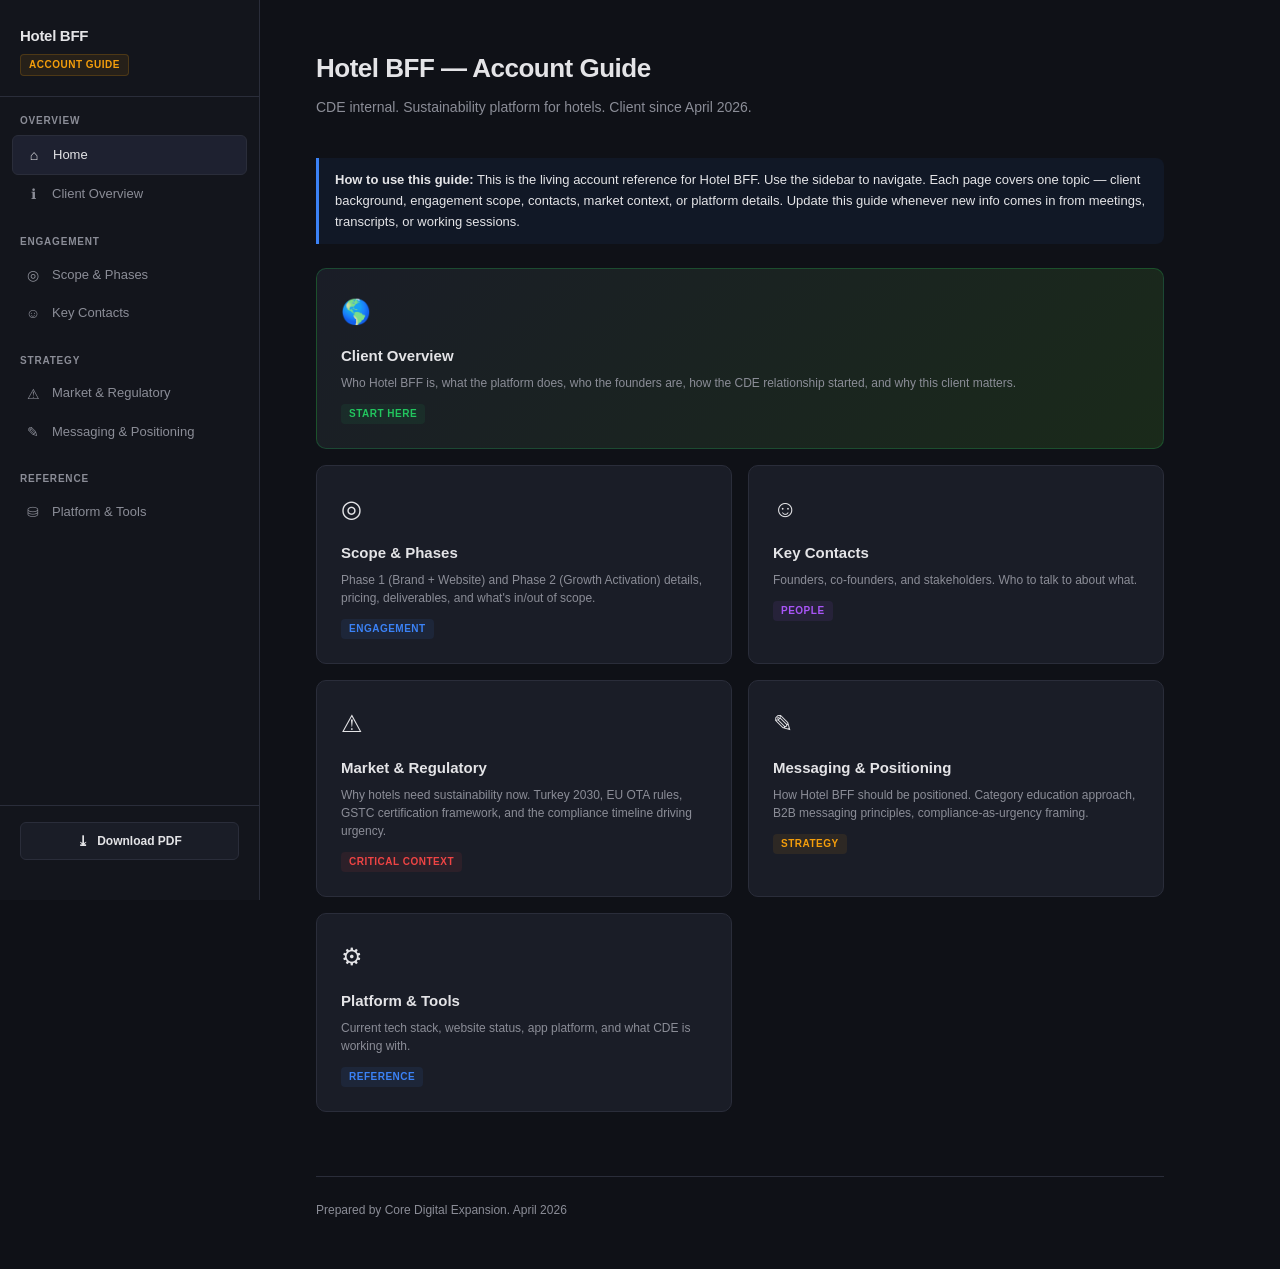
<file: index.html>
<!DOCTYPE html>
<html lang="en">
<head>
<meta charset="UTF-8">
<meta name="viewport" content="width=device-width, initial-scale=1.0">
<title>Hotel BFF — Account Guide</title>
<link rel="stylesheet" href="styles.css">
</head>
<body>

<div class="page-header">
  <h1>Hotel BFF — Account Guide</h1>
  <p class="page-desc">CDE internal. Sustainability platform for hotels. Client since April 2026.</p>
</div>

<div class="note"><strong>How to use this guide:</strong> This is the living account reference for Hotel BFF. Use the sidebar to navigate. Each page covers one topic — client background, engagement scope, contacts, market context, or platform details. Update this guide whenever new info comes in from meetings, transcripts, or working sessions.</div>

<div class="page-grid">
  <a class="page-card" href="pages/client-overview.html" style="grid-column: 1 / -1; border: 1px solid #22c55e40; background: linear-gradient(135deg, #1a1d27 0%, #1a2a1a 100%);">
    <div class="card-icon">&#127758;</div>
    <h3>Client Overview</h3>
    <p>Who Hotel BFF is, what the platform does, who the founders are, how the CDE relationship started, and why this client matters.</p>
    <span class="card-tag" style="background: #22c55e15; color: var(--green);">Start Here</span>
  </a>

  <a class="page-card" href="pages/scope.html">
    <div class="card-icon">&#9678;</div>
    <h3>Scope & Phases</h3>
    <p>Phase 1 (Brand + Website) and Phase 2 (Growth Activation) details, pricing, deliverables, and what's in/out of scope.</p>
    <span class="card-tag" style="background: #3b82f615; color: var(--blue);">Engagement</span>
  </a>

  <a class="page-card" href="pages/contacts.html">
    <div class="card-icon">&#9786;</div>
    <h3>Key Contacts</h3>
    <p>Founders, co-founders, and stakeholders. Who to talk to about what.</p>
    <span class="card-tag" style="background: #a855f715; color: var(--purple);">People</span>
  </a>

  <a class="page-card" href="pages/market.html">
    <div class="card-icon">&#9888;</div>
    <h3>Market & Regulatory</h3>
    <p>Why hotels need sustainability now. Turkey 2030, EU OTA rules, GSTC certification framework, and the compliance timeline driving urgency.</p>
    <span class="card-tag" style="background: #ef444415; color: var(--red);">Critical Context</span>
  </a>

  <a class="page-card" href="pages/messaging.html">
    <div class="card-icon">&#9998;</div>
    <h3>Messaging & Positioning</h3>
    <p>How Hotel BFF should be positioned. Category education approach, B2B messaging principles, compliance-as-urgency framing.</p>
    <span class="card-tag" style="background: #f59e0b15; color: var(--amber);">Strategy</span>
  </a>

  <a class="page-card" href="pages/platform.html">
    <div class="card-icon">&#9881;</div>
    <h3>Platform & Tools</h3>
    <p>Current tech stack, website status, app platform, and what CDE is working with.</p>
    <span class="card-tag" style="background: #3b82f615; color: var(--blue);">Reference</span>
  </a>
</div>

<div class="footer">
  <p>Prepared by Core Digital Expansion. April 2026</p>
</div>

<script src="layout.js"></script>
<script>initLayout('home');</script>
</body>
</html>
</file>
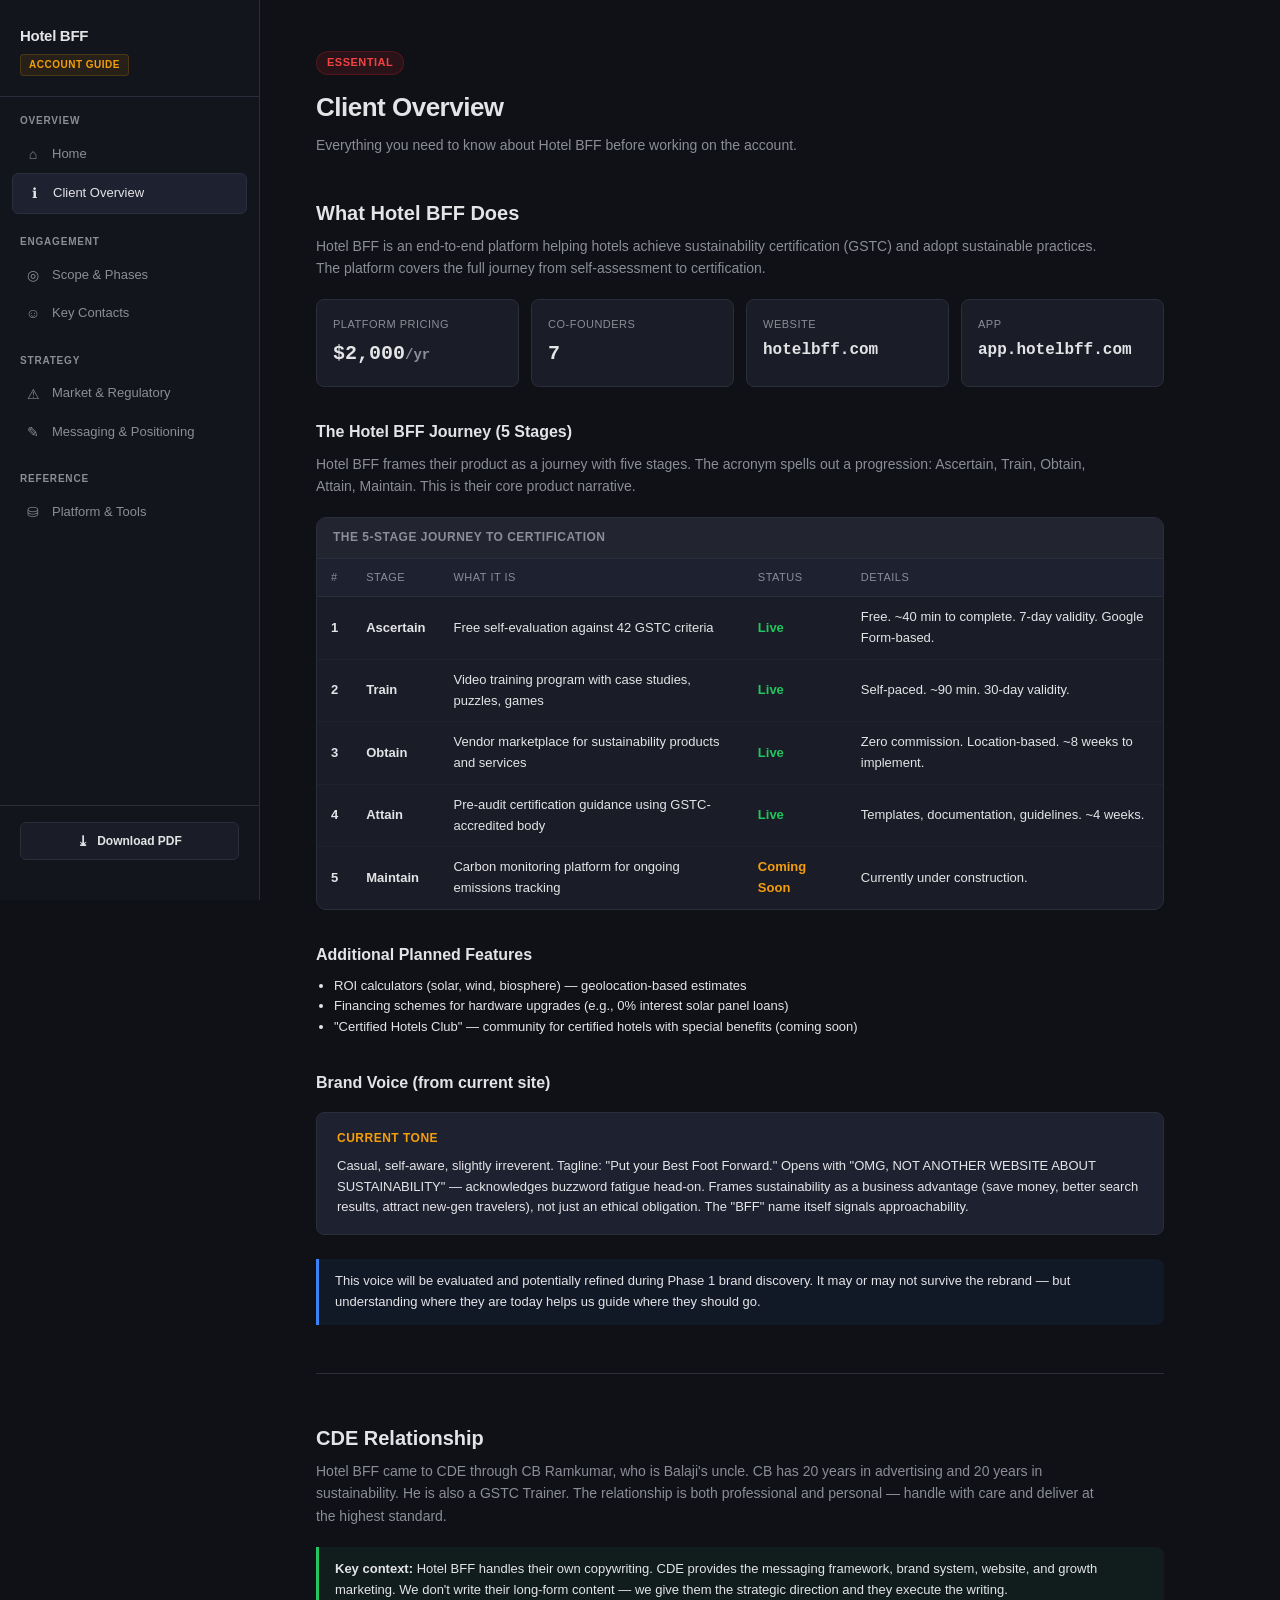
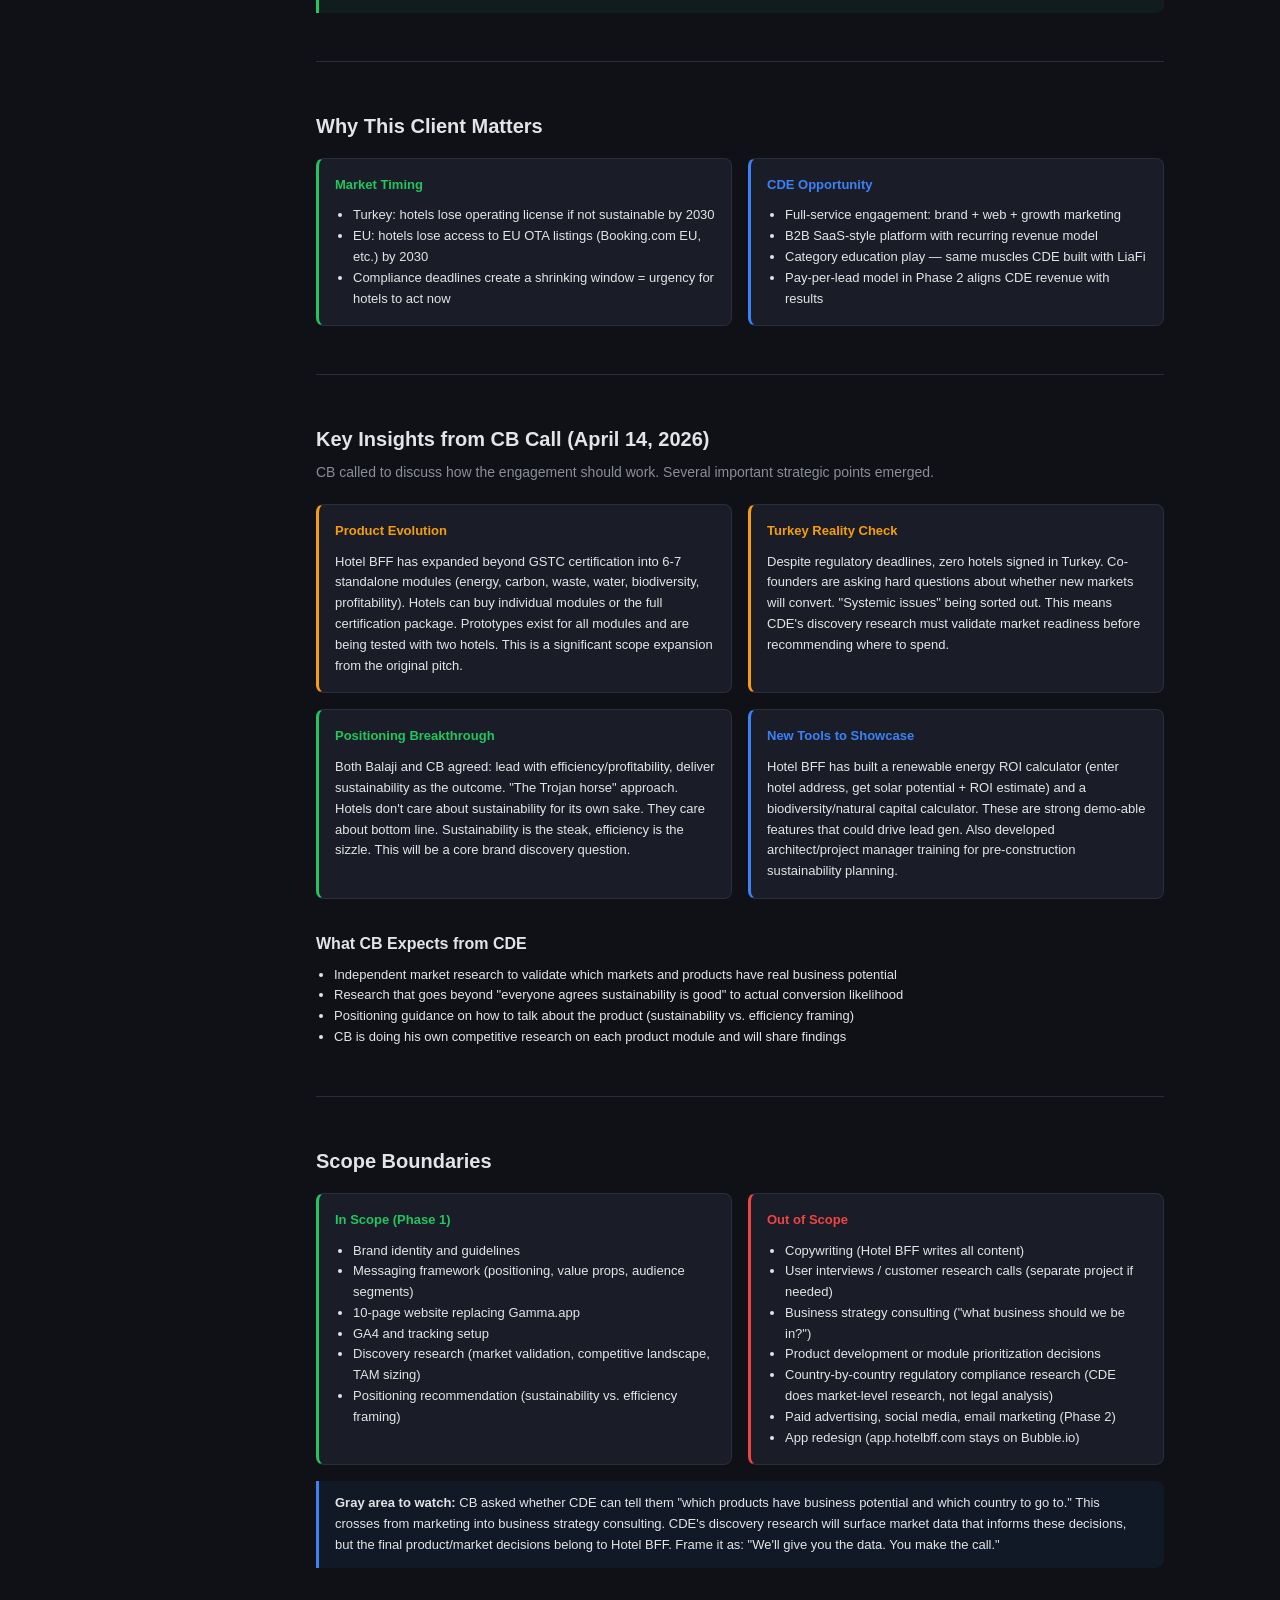
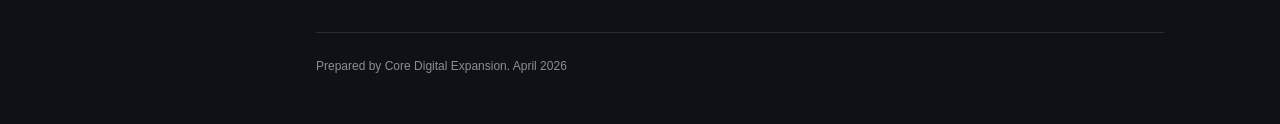
<file: pages/client-overview.html>
<!DOCTYPE html>
<html lang="en">
<head>
<meta charset="UTF-8">
<meta name="viewport" content="width=device-width, initial-scale=1.0">
<title>Client Overview — Hotel BFF Account Guide</title>
<link rel="stylesheet" href="../styles.css">
</head>
<body>

<div class="page-header">
  <span class="priority p1">Essential</span>
  <h1>Client Overview</h1>
  <p class="page-desc">Everything you need to know about Hotel BFF before working on the account.</p>
</div>

<h2>What Hotel BFF Does</h2>
<p class="section-desc">Hotel BFF is an end-to-end platform helping hotels achieve sustainability certification (GSTC) and adopt sustainable practices. The platform covers the full journey from self-assessment to certification.</p>

<div class="kpi-grid">
  <div class="kpi-card">
    <div class="kpi-label">Platform Pricing</div>
    <div class="kpi-value" style="font-size: 20px;">$2,000<span class="dim" style="font-size: 14px;">/yr</span></div>
  </div>
  <div class="kpi-card">
    <div class="kpi-label">Co-Founders</div>
    <div class="kpi-value" style="font-size: 20px;">7</div>
  </div>
  <div class="kpi-card">
    <div class="kpi-label">Website</div>
    <div class="kpi-value" style="font-size: 16px;">hotelbff.com</div>
  </div>
  <div class="kpi-card">
    <div class="kpi-label">App</div>
    <div class="kpi-value" style="font-size: 16px;">app.hotelbff.com</div>
  </div>
</div>

<h3>The Hotel BFF Journey (5 Stages)</h3>
<p class="section-desc">Hotel BFF frames their product as a journey with five stages. The acronym spells out a progression: Ascertain, Train, Obtain, Attain, Maintain. This is their core product narrative.</p>

<div class="mockup">
  <div class="mockup-header">The 5-Stage Journey to Certification</div>
  <table>
    <thead>
      <tr><th>#</th><th>Stage</th><th>What It Is</th><th>Status</th><th>Details</th></tr>
    </thead>
    <tbody>
      <tr><td class="bold">1</td><td class="bold">Ascertain</td><td>Free self-evaluation against 42 GSTC criteria</td><td class="bold" style="color: var(--green);">Live</td><td>Free. ~40 min to complete. 7-day validity. Google Form-based.</td></tr>
      <tr><td class="bold">2</td><td class="bold">Train</td><td>Video training program with case studies, puzzles, games</td><td class="bold" style="color: var(--green);">Live</td><td>Self-paced. ~90 min. 30-day validity.</td></tr>
      <tr><td class="bold">3</td><td class="bold">Obtain</td><td>Vendor marketplace for sustainability products and services</td><td class="bold" style="color: var(--green);">Live</td><td>Zero commission. Location-based. ~8 weeks to implement.</td></tr>
      <tr><td class="bold">4</td><td class="bold">Attain</td><td>Pre-audit certification guidance using GSTC-accredited body</td><td class="bold" style="color: var(--green);">Live</td><td>Templates, documentation, guidelines. ~4 weeks.</td></tr>
      <tr><td class="bold">5</td><td class="bold">Maintain</td><td>Carbon monitoring platform for ongoing emissions tracking</td><td class="bold" style="color: var(--amber);">Coming Soon</td><td>Currently under construction.</td></tr>
    </tbody>
  </table>
</div>

<h3>Additional Planned Features</h3>
<div style="font-size: 13px;">
  <ul style="margin: 6px 0 0 18px;">
    <li>ROI calculators (solar, wind, biosphere) &mdash; geolocation-based estimates</li>
    <li>Financing schemes for hardware upgrades (e.g., 0% interest solar panel loans)</li>
    <li>"Certified Hotels Club" &mdash; community for certified hotels with special benefits (coming soon)</li>
  </ul>
</div>

<h3>Brand Voice (from current site)</h3>
<div class="logic-box">
  <span class="label">Current Tone</span>
  Casual, self-aware, slightly irreverent. Tagline: "Put your Best Foot Forward." Opens with "OMG, NOT ANOTHER WEBSITE ABOUT SUSTAINABILITY" &mdash; acknowledges buzzword fatigue head-on. Frames sustainability as a business advantage (save money, better search results, attract new-gen travelers), not just an ethical obligation. The "BFF" name itself signals approachability.
</div>

<div class="note">This voice will be evaluated and potentially refined during Phase 1 brand discovery. It may or may not survive the rebrand &mdash; but understanding where they are today helps us guide where they should go.</div>

<hr class="divider">

<h2>CDE Relationship</h2>
<p class="section-desc">Hotel BFF came to CDE through CB Ramkumar, who is Balaji's uncle. CB has 20 years in advertising and 20 years in sustainability. He is also a GSTC Trainer. The relationship is both professional and personal &mdash; handle with care and deliver at the highest standard.</p>

<div class="note green"><strong>Key context:</strong> Hotel BFF handles their own copywriting. CDE provides the messaging framework, brand system, website, and growth marketing. We don't write their long-form content &mdash; we give them the strategic direction and they execute the writing.</div>

<hr class="divider">

<h2>Why This Client Matters</h2>
<div class="naming-grid">
  <div class="naming-box" style="border-left: 3px solid var(--green);">
    <h4 style="color: var(--green);">Market Timing</h4>
    <div style="font-size: 13px;">
      <ul style="margin: 6px 0 0 18px; color: var(--text);">
        <li>Turkey: hotels lose operating license if not sustainable by 2030</li>
        <li>EU: hotels lose access to EU OTA listings (Booking.com EU, etc.) by 2030</li>
        <li>Compliance deadlines create a shrinking window = urgency for hotels to act now</li>
      </ul>
    </div>
  </div>
  <div class="naming-box" style="border-left: 3px solid var(--blue);">
    <h4 style="color: var(--blue);">CDE Opportunity</h4>
    <div style="font-size: 13px;">
      <ul style="margin: 6px 0 0 18px; color: var(--text);">
        <li>Full-service engagement: brand + web + growth marketing</li>
        <li>B2B SaaS-style platform with recurring revenue model</li>
        <li>Category education play &mdash; same muscles CDE built with LiaFi</li>
        <li>Pay-per-lead model in Phase 2 aligns CDE revenue with results</li>
      </ul>
    </div>
  </div>
</div>

<hr class="divider">

<h2>Key Insights from CB Call (April 14, 2026)</h2>
<p class="section-desc">CB called to discuss how the engagement should work. Several important strategic points emerged.</p>

<div class="naming-grid">
  <div class="naming-box" style="border-left: 3px solid var(--amber);">
    <h4 style="color: var(--amber);">Product Evolution</h4>
    <div style="font-size: 13px;">
      Hotel BFF has expanded beyond GSTC certification into 6-7 standalone modules (energy, carbon, waste, water, biodiversity, profitability). Hotels can buy individual modules or the full certification package. Prototypes exist for all modules and are being tested with two hotels. This is a significant scope expansion from the original pitch.
    </div>
  </div>
  <div class="naming-box" style="border-left: 3px solid var(--amber);">
    <h4 style="color: var(--amber);">Turkey Reality Check</h4>
    <div style="font-size: 13px;">
      Despite regulatory deadlines, zero hotels signed in Turkey. Co-founders are asking hard questions about whether new markets will convert. "Systemic issues" being sorted out. This means CDE's discovery research must validate market readiness before recommending where to spend.
    </div>
  </div>
</div>

<div class="naming-grid">
  <div class="naming-box" style="border-left: 3px solid var(--green);">
    <h4 style="color: var(--green);">Positioning Breakthrough</h4>
    <div style="font-size: 13px;">
      Both Balaji and CB agreed: lead with efficiency/profitability, deliver sustainability as the outcome. "The Trojan horse" approach. Hotels don't care about sustainability for its own sake. They care about bottom line. Sustainability is the steak, efficiency is the sizzle. This will be a core brand discovery question.
    </div>
  </div>
  <div class="naming-box" style="border-left: 3px solid var(--blue);">
    <h4 style="color: var(--blue);">New Tools to Showcase</h4>
    <div style="font-size: 13px;">
      Hotel BFF has built a renewable energy ROI calculator (enter hotel address, get solar potential + ROI estimate) and a biodiversity/natural capital calculator. These are strong demo-able features that could drive lead gen. Also developed architect/project manager training for pre-construction sustainability planning.
    </div>
  </div>
</div>

<h3>What CB Expects from CDE</h3>
<div style="font-size: 13px;">
  <ul style="margin: 6px 0 0 18px;">
    <li>Independent market research to validate which markets and products have real business potential</li>
    <li>Research that goes beyond "everyone agrees sustainability is good" to actual conversion likelihood</li>
    <li>Positioning guidance on how to talk about the product (sustainability vs. efficiency framing)</li>
    <li>CB is doing his own competitive research on each product module and will share findings</li>
  </ul>
</div>

<hr class="divider">

<h2>Scope Boundaries</h2>

<div class="naming-grid">
  <div class="naming-box" style="border-left: 3px solid var(--green);">
    <h4 style="color: var(--green);">In Scope (Phase 1)</h4>
    <div style="font-size: 13px;">
      <ul style="margin: 6px 0 0 18px; color: var(--text);">
        <li>Brand identity and guidelines</li>
        <li>Messaging framework (positioning, value props, audience segments)</li>
        <li>10-page website replacing Gamma.app</li>
        <li>GA4 and tracking setup</li>
        <li>Discovery research (market validation, competitive landscape, TAM sizing)</li>
        <li>Positioning recommendation (sustainability vs. efficiency framing)</li>
      </ul>
    </div>
  </div>
  <div class="naming-box" style="border-left: 3px solid var(--red);">
    <h4 style="color: var(--red);">Out of Scope</h4>
    <div style="font-size: 13px;">
      <ul style="margin: 6px 0 0 18px; color: var(--text);">
        <li>Copywriting (Hotel BFF writes all content)</li>
        <li>User interviews / customer research calls (separate project if needed)</li>
        <li>Business strategy consulting ("what business should we be in?")</li>
        <li>Product development or module prioritization decisions</li>
        <li>Country-by-country regulatory compliance research (CDE does market-level research, not legal analysis)</li>
        <li>Paid advertising, social media, email marketing (Phase 2)</li>
        <li>App redesign (app.hotelbff.com stays on Bubble.io)</li>
      </ul>
    </div>
  </div>
</div>

<div class="note"><strong>Gray area to watch:</strong> CB asked whether CDE can tell them "which products have business potential and which country to go to." This crosses from marketing into business strategy consulting. CDE's discovery research will surface market data that informs these decisions, but the final product/market decisions belong to Hotel BFF. Frame it as: "We'll give you the data. You make the call."</div>

<div class="footer">
  <p>Prepared by Core Digital Expansion. April 2026</p>
</div>

<script src="../layout.js"></script>
<script>initLayout('client-overview');</script>
</body>
</html>
</file>
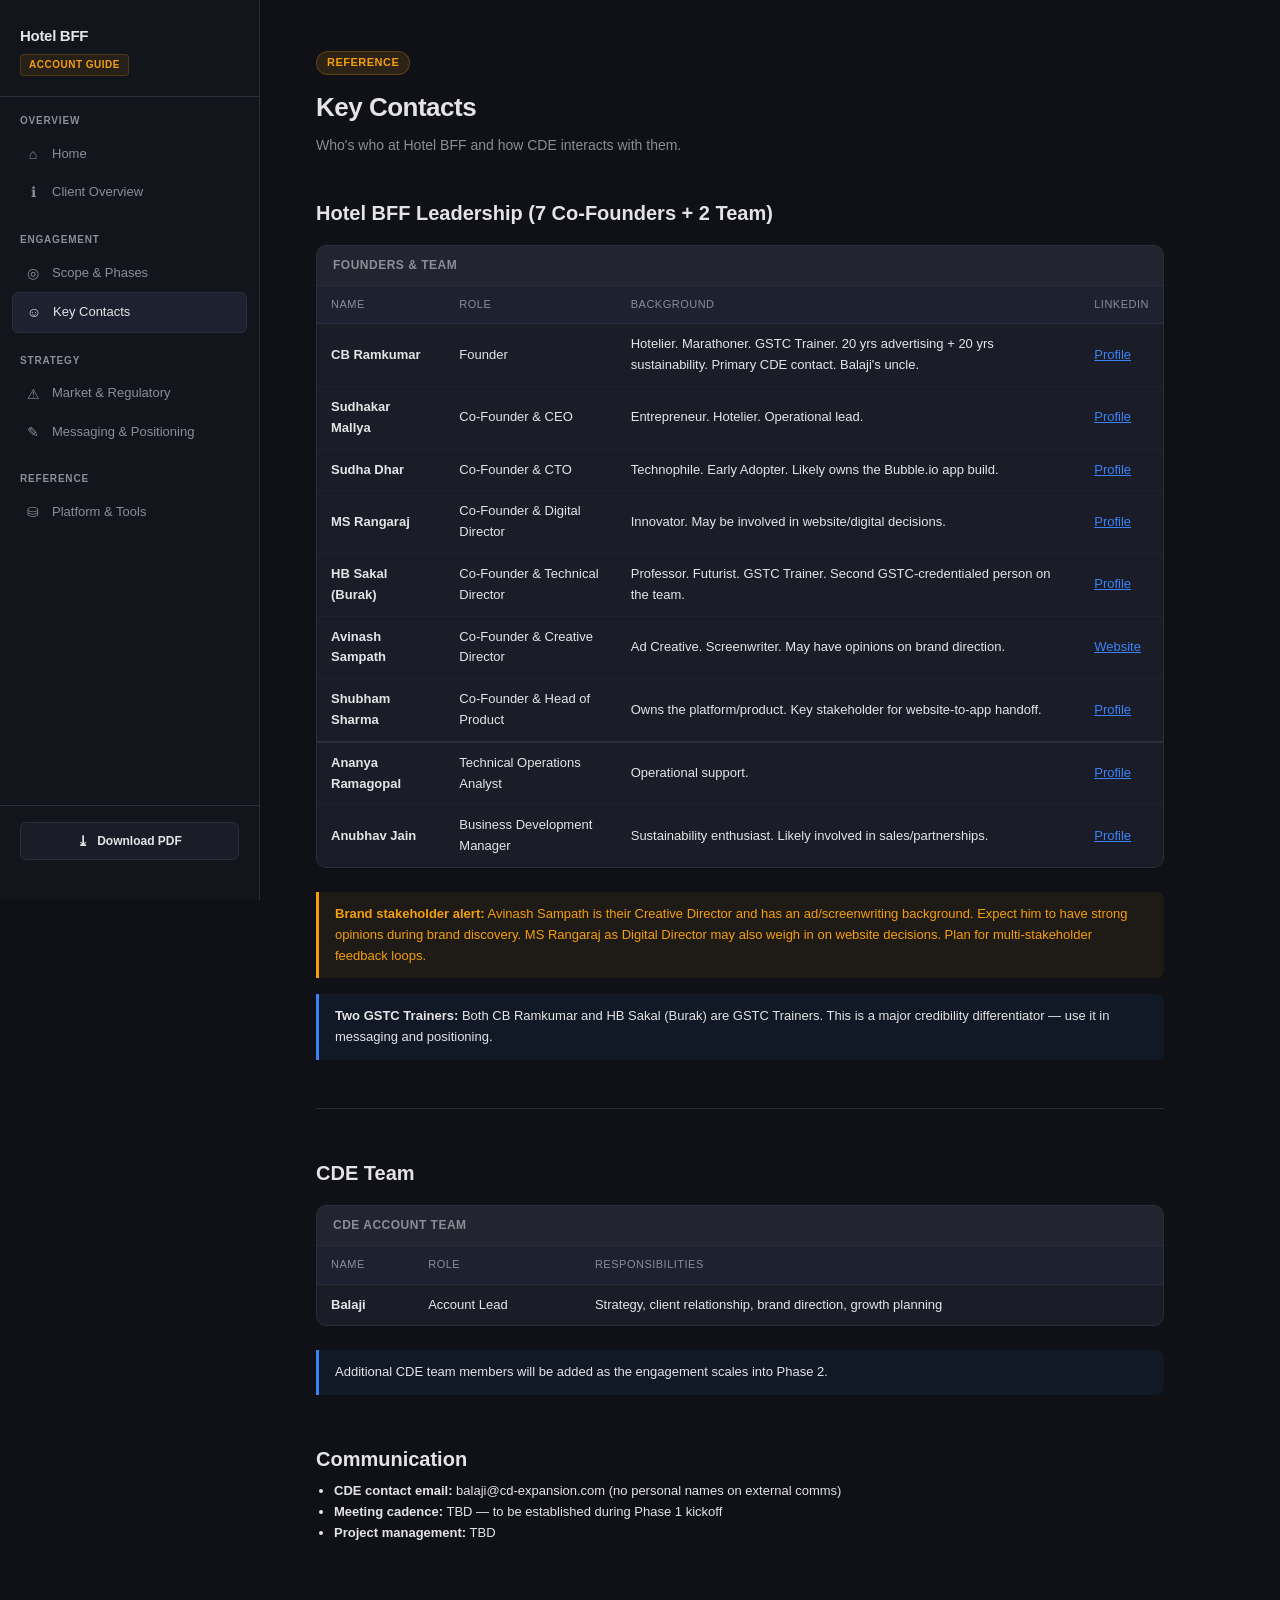
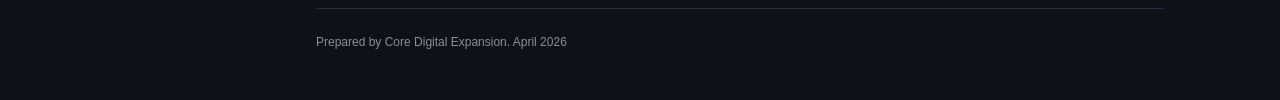
<file: pages/contacts.html>
<!DOCTYPE html>
<html lang="en">
<head>
<meta charset="UTF-8">
<meta name="viewport" content="width=device-width, initial-scale=1.0">
<title>Key Contacts — Hotel BFF Account Guide</title>
<link rel="stylesheet" href="../styles.css">
</head>
<body>

<div class="page-header">
  <span class="priority p2">Reference</span>
  <h1>Key Contacts</h1>
  <p class="page-desc">Who's who at Hotel BFF and how CDE interacts with them.</p>
</div>

<h2>Hotel BFF Leadership (7 Co-Founders + 2 Team)</h2>

<div class="mockup">
  <div class="mockup-header">Founders & Team</div>
  <table>
    <thead>
      <tr><th>Name</th><th>Role</th><th>Background</th><th>LinkedIn</th></tr>
    </thead>
    <tbody>
      <tr>
        <td class="bold">CB Ramkumar</td>
        <td>Founder</td>
        <td>Hotelier. Marathoner. GSTC Trainer. 20 yrs advertising + 20 yrs sustainability. Primary CDE contact. Balaji's uncle.</td>
        <td><a href="https://www.linkedin.com/in/cbramkumar/" style="color: var(--blue);">Profile</a></td>
      </tr>
      <tr>
        <td class="bold">Sudhakar Mallya</td>
        <td>Co-Founder & CEO</td>
        <td>Entrepreneur. Hotelier. Operational lead.</td>
        <td><a href="https://www.linkedin.com/in/sudhakar-mallya-5595a6/" style="color: var(--blue);">Profile</a></td>
      </tr>
      <tr>
        <td class="bold">Sudha Dhar</td>
        <td>Co-Founder & CTO</td>
        <td>Technophile. Early Adopter. Likely owns the Bubble.io app build.</td>
        <td><a href="https://www.linkedin.com/in/sudhadhar/" style="color: var(--blue);">Profile</a></td>
      </tr>
      <tr>
        <td class="bold">MS Rangaraj</td>
        <td>Co-Founder & Digital Director</td>
        <td>Innovator. May be involved in website/digital decisions.</td>
        <td><a href="https://www.linkedin.com/in/cadthinking/" style="color: var(--blue);">Profile</a></td>
      </tr>
      <tr>
        <td class="bold">HB Sakal (Burak)</td>
        <td>Co-Founder & Technical Director</td>
        <td>Professor. Futurist. GSTC Trainer. Second GSTC-credentialed person on the team.</td>
        <td><a href="https://www.linkedin.com/in/halil-burak-sakal/" style="color: var(--blue);">Profile</a></td>
      </tr>
      <tr>
        <td class="bold">Avinash Sampath</td>
        <td>Co-Founder & Creative Director</td>
        <td>Ad Creative. Screenwriter. May have opinions on brand direction.</td>
        <td><a href="https://avinashsampath.com/" style="color: var(--blue);">Website</a></td>
      </tr>
      <tr>
        <td class="bold">Shubham Sharma</td>
        <td>Co-Founder & Head of Product</td>
        <td>Owns the platform/product. Key stakeholder for website-to-app handoff.</td>
        <td><a href="https://www.linkedin.com/in/shubham-sharma-211571163" style="color: var(--blue);">Profile</a></td>
      </tr>
      <tr style="border-top: 2px solid var(--border);">
        <td class="bold">Ananya Ramagopal</td>
        <td>Technical Operations Analyst</td>
        <td>Operational support.</td>
        <td><a href="https://www.linkedin.com/in/ananya-ramagopal-b57a171b3" style="color: var(--blue);">Profile</a></td>
      </tr>
      <tr>
        <td class="bold">Anubhav Jain</td>
        <td>Business Development Manager</td>
        <td>Sustainability enthusiast. Likely involved in sales/partnerships.</td>
        <td><a href="https://www.linkedin.com/in/anubhavjjain/" style="color: var(--blue);">Profile</a></td>
      </tr>
    </tbody>
  </table>
</div>

<div class="note warn"><strong>Brand stakeholder alert:</strong> Avinash Sampath is their Creative Director and has an ad/screenwriting background. Expect him to have strong opinions during brand discovery. MS Rangaraj as Digital Director may also weigh in on website decisions. Plan for multi-stakeholder feedback loops.</div>

<div class="note"><strong>Two GSTC Trainers:</strong> Both CB Ramkumar and HB Sakal (Burak) are GSTC Trainers. This is a major credibility differentiator &mdash; use it in messaging and positioning.</div>

<hr class="divider">

<h2>CDE Team</h2>

<div class="mockup">
  <div class="mockup-header">CDE Account Team</div>
  <table>
    <thead>
      <tr><th>Name</th><th>Role</th><th>Responsibilities</th></tr>
    </thead>
    <tbody>
      <tr>
        <td class="bold">Balaji</td>
        <td>Account Lead</td>
        <td>Strategy, client relationship, brand direction, growth planning</td>
      </tr>
    </tbody>
  </table>
</div>

<div class="note">Additional CDE team members will be added as the engagement scales into Phase 2.</div>

<h2>Communication</h2>
<div style="font-size: 13px;">
  <ul style="margin: 6px 0 0 18px;">
    <li><strong>CDE contact email:</strong> balaji@cd-expansion.com (no personal names on external comms)</li>
    <li><strong>Meeting cadence:</strong> TBD &mdash; to be established during Phase 1 kickoff</li>
    <li><strong>Project management:</strong> TBD</li>
  </ul>
</div>

<div class="footer">
  <p>Prepared by Core Digital Expansion. April 2026</p>
</div>

<script src="../layout.js"></script>
<script>initLayout('contacts');</script>
</body>
</html>
</file>
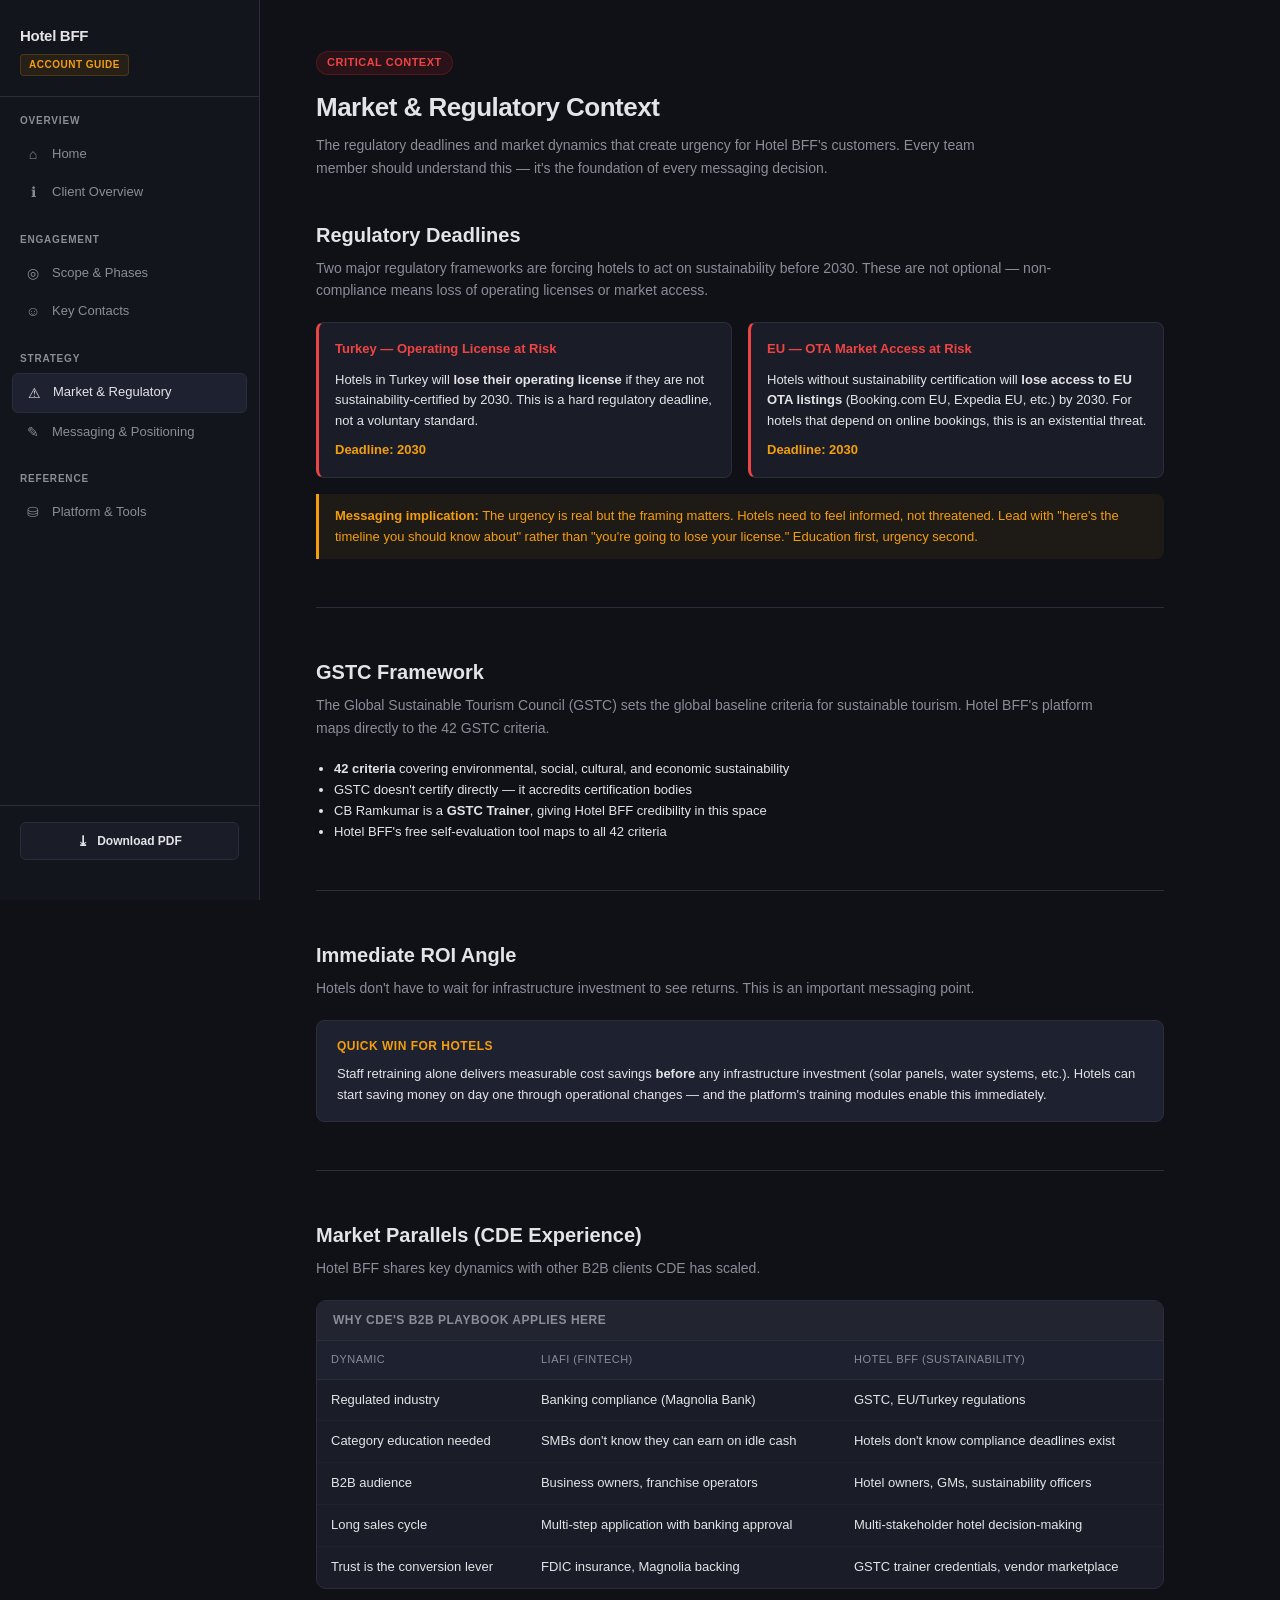
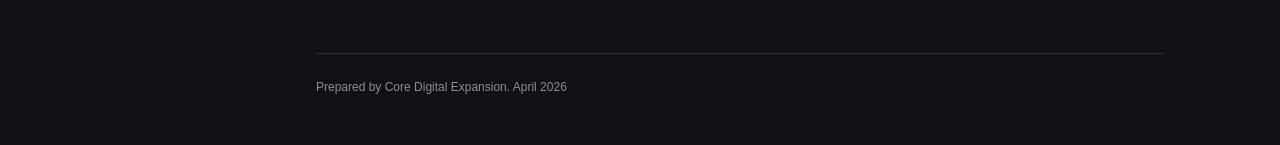
<file: pages/market.html>
<!DOCTYPE html>
<html lang="en">
<head>
<meta charset="UTF-8">
<meta name="viewport" content="width=device-width, initial-scale=1.0">
<title>Market & Regulatory — Hotel BFF Account Guide</title>
<link rel="stylesheet" href="../styles.css">
</head>
<body>

<div class="page-header">
  <span class="priority p1">Critical Context</span>
  <h1>Market &amp; Regulatory Context</h1>
  <p class="page-desc">The regulatory deadlines and market dynamics that create urgency for Hotel BFF's customers. Every team member should understand this &mdash; it's the foundation of every messaging decision.</p>
</div>

<h2>Regulatory Deadlines</h2>
<p class="section-desc">Two major regulatory frameworks are forcing hotels to act on sustainability before 2030. These are not optional &mdash; non-compliance means loss of operating licenses or market access.</p>

<div class="naming-grid">
  <div class="naming-box" style="border-left: 3px solid var(--red);">
    <h4 style="color: var(--red);">Turkey &mdash; Operating License at Risk</h4>
    <div style="font-size: 13px;">
      Hotels in Turkey will <strong>lose their operating license</strong> if they are not sustainability-certified by 2030. This is a hard regulatory deadline, not a voluntary standard.
      <div style="margin-top: 8px; color: var(--amber); font-weight: 600;">Deadline: 2030</div>
    </div>
  </div>
  <div class="naming-box" style="border-left: 3px solid var(--red);">
    <h4 style="color: var(--red);">EU &mdash; OTA Market Access at Risk</h4>
    <div style="font-size: 13px;">
      Hotels without sustainability certification will <strong>lose access to EU OTA listings</strong> (Booking.com EU, Expedia EU, etc.) by 2030. For hotels that depend on online bookings, this is an existential threat.
      <div style="margin-top: 8px; color: var(--amber); font-weight: 600;">Deadline: 2030</div>
    </div>
  </div>
</div>

<div class="note warn"><strong>Messaging implication:</strong> The urgency is real but the framing matters. Hotels need to feel informed, not threatened. Lead with "here's the timeline you should know about" rather than "you're going to lose your license." Education first, urgency second.</div>

<hr class="divider">

<h2>GSTC Framework</h2>
<p class="section-desc">The Global Sustainable Tourism Council (GSTC) sets the global baseline criteria for sustainable tourism. Hotel BFF's platform maps directly to the 42 GSTC criteria.</p>

<div style="font-size: 13px;">
  <ul style="margin: 6px 0 0 18px;">
    <li><strong>42 criteria</strong> covering environmental, social, cultural, and economic sustainability</li>
    <li>GSTC doesn't certify directly &mdash; it accredits certification bodies</li>
    <li>CB Ramkumar is a <strong>GSTC Trainer</strong>, giving Hotel BFF credibility in this space</li>
    <li>Hotel BFF's free self-evaluation tool maps to all 42 criteria</li>
  </ul>
</div>

<hr class="divider">

<h2>Immediate ROI Angle</h2>
<p class="section-desc">Hotels don't have to wait for infrastructure investment to see returns. This is an important messaging point.</p>

<div class="logic-box">
  <span class="label">Quick Win for Hotels</span>
  Staff retraining alone delivers measurable cost savings <strong>before</strong> any infrastructure investment (solar panels, water systems, etc.). Hotels can start saving money on day one through operational changes &mdash; and the platform's training modules enable this immediately.
</div>

<hr class="divider">

<h2>Market Parallels (CDE Experience)</h2>
<p class="section-desc">Hotel BFF shares key dynamics with other B2B clients CDE has scaled.</p>

<div class="mockup">
  <div class="mockup-header">Why CDE's B2B playbook applies here</div>
  <table>
    <thead>
      <tr><th>Dynamic</th><th>LiaFi (Fintech)</th><th>Hotel BFF (Sustainability)</th></tr>
    </thead>
    <tbody>
      <tr><td>Regulated industry</td><td>Banking compliance (Magnolia Bank)</td><td>GSTC, EU/Turkey regulations</td></tr>
      <tr><td>Category education needed</td><td>SMBs don't know they can earn on idle cash</td><td>Hotels don't know compliance deadlines exist</td></tr>
      <tr><td>B2B audience</td><td>Business owners, franchise operators</td><td>Hotel owners, GMs, sustainability officers</td></tr>
      <tr><td>Long sales cycle</td><td>Multi-step application with banking approval</td><td>Multi-stakeholder hotel decision-making</td></tr>
      <tr><td>Trust is the conversion lever</td><td>FDIC insurance, Magnolia backing</td><td>GSTC trainer credentials, vendor marketplace</td></tr>
    </tbody>
  </table>
</div>

<div class="footer">
  <p>Prepared by Core Digital Expansion. April 2026</p>
</div>

<script src="../layout.js"></script>
<script>initLayout('market');</script>
</body>
</html>
</file>
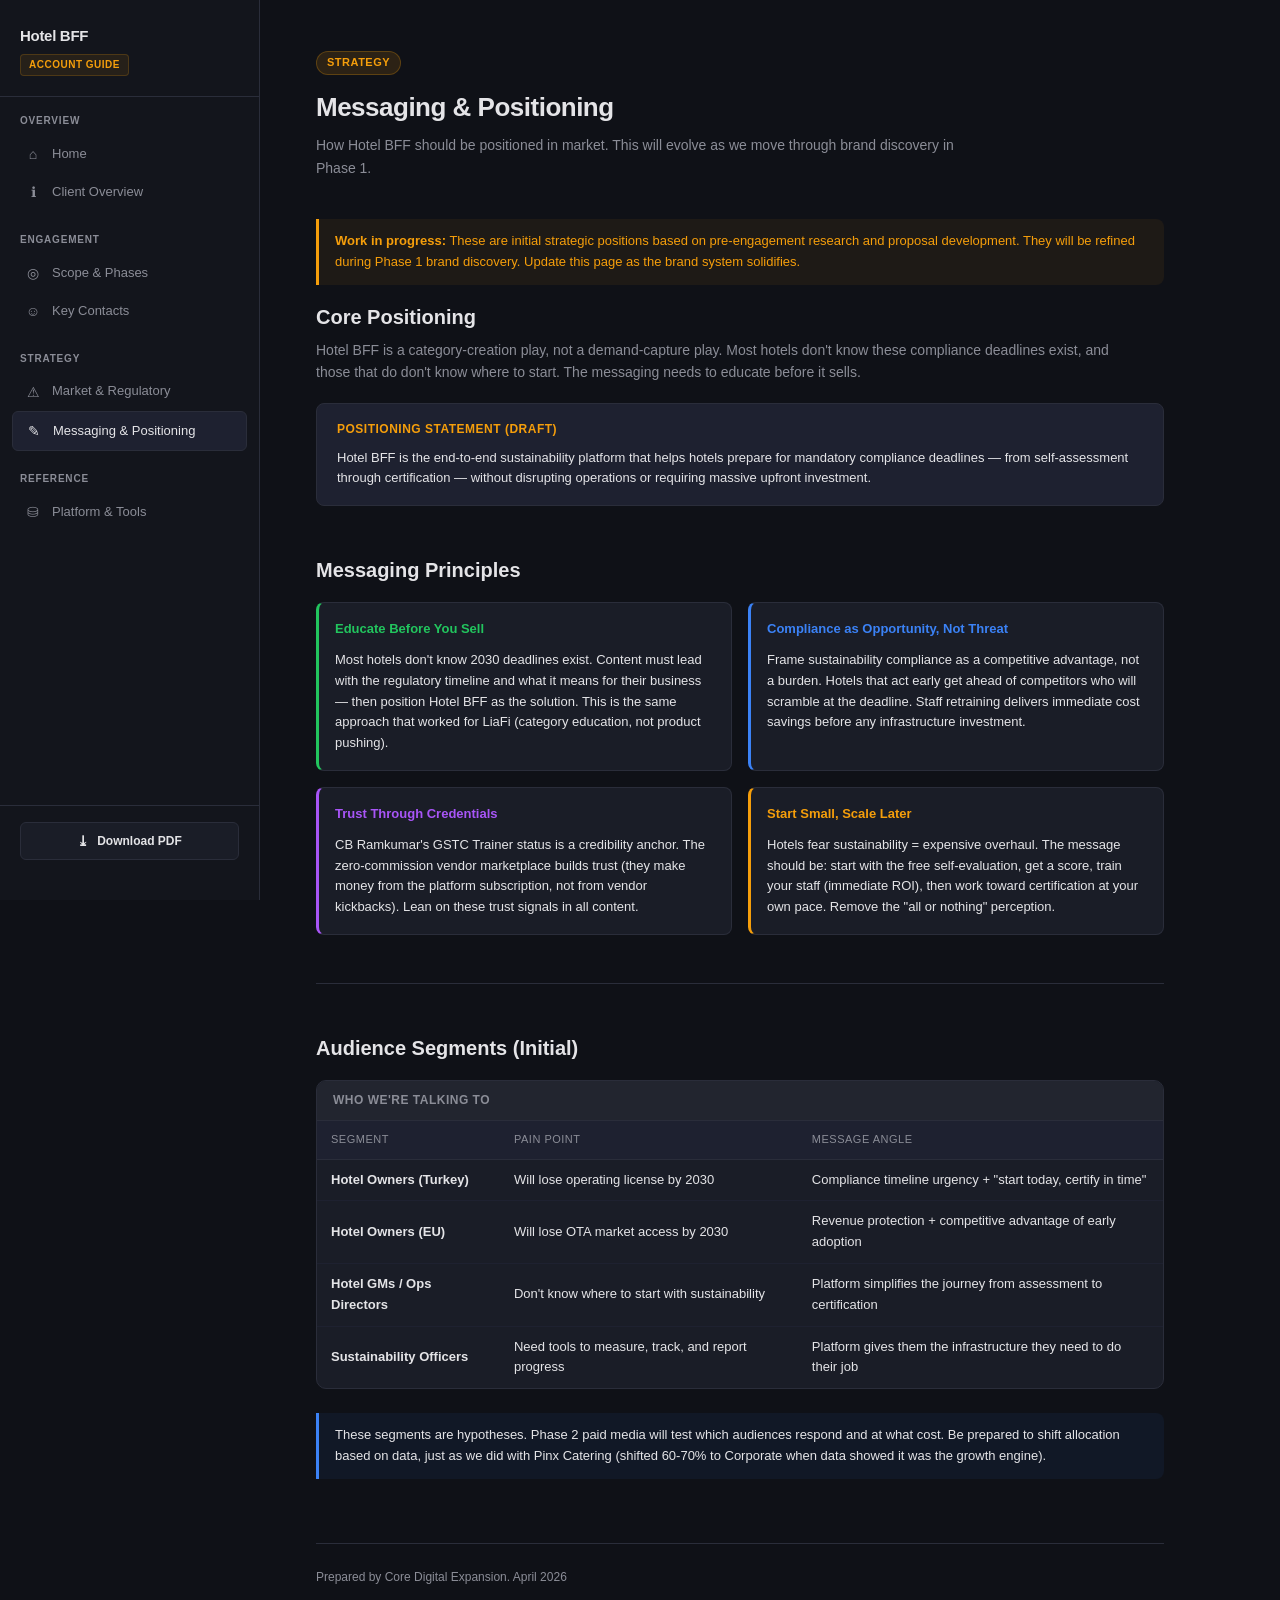
<file: pages/messaging.html>
<!DOCTYPE html>
<html lang="en">
<head>
<meta charset="UTF-8">
<meta name="viewport" content="width=device-width, initial-scale=1.0">
<title>Messaging & Positioning — Hotel BFF Account Guide</title>
<link rel="stylesheet" href="../styles.css">
</head>
<body>

<div class="page-header">
  <span class="priority p2">Strategy</span>
  <h1>Messaging &amp; Positioning</h1>
  <p class="page-desc">How Hotel BFF should be positioned in market. This will evolve as we move through brand discovery in Phase 1.</p>
</div>

<div class="note warn"><strong>Work in progress:</strong> These are initial strategic positions based on pre-engagement research and proposal development. They will be refined during Phase 1 brand discovery. Update this page as the brand system solidifies.</div>

<h2>Core Positioning</h2>
<p class="section-desc">Hotel BFF is a category-creation play, not a demand-capture play. Most hotels don't know these compliance deadlines exist, and those that do don't know where to start. The messaging needs to educate before it sells.</p>

<div class="logic-box">
  <span class="label">Positioning Statement (Draft)</span>
  Hotel BFF is the end-to-end sustainability platform that helps hotels prepare for mandatory compliance deadlines &mdash; from self-assessment through certification &mdash; without disrupting operations or requiring massive upfront investment.
</div>

<h2>Messaging Principles</h2>

<div class="naming-grid">
  <div class="naming-box" style="border-left: 3px solid var(--green);">
    <h4 style="color: var(--green);">Educate Before You Sell</h4>
    <div style="font-size: 13px;">
      Most hotels don't know 2030 deadlines exist. Content must lead with the regulatory timeline and what it means for their business &mdash; then position Hotel BFF as the solution. This is the same approach that worked for LiaFi (category education, not product pushing).
    </div>
  </div>
  <div class="naming-box" style="border-left: 3px solid var(--blue);">
    <h4 style="color: var(--blue);">Compliance as Opportunity, Not Threat</h4>
    <div style="font-size: 13px;">
      Frame sustainability compliance as a competitive advantage, not a burden. Hotels that act early get ahead of competitors who will scramble at the deadline. Staff retraining delivers immediate cost savings before any infrastructure investment.
    </div>
  </div>
</div>

<div class="naming-grid">
  <div class="naming-box" style="border-left: 3px solid var(--purple);">
    <h4 style="color: var(--purple);">Trust Through Credentials</h4>
    <div style="font-size: 13px;">
      CB Ramkumar's GSTC Trainer status is a credibility anchor. The zero-commission vendor marketplace builds trust (they make money from the platform subscription, not from vendor kickbacks). Lean on these trust signals in all content.
    </div>
  </div>
  <div class="naming-box" style="border-left: 3px solid var(--amber);">
    <h4 style="color: var(--amber);">Start Small, Scale Later</h4>
    <div style="font-size: 13px;">
      Hotels fear sustainability = expensive overhaul. The message should be: start with the free self-evaluation, get a score, train your staff (immediate ROI), then work toward certification at your own pace. Remove the "all or nothing" perception.
    </div>
  </div>
</div>

<hr class="divider">

<h2>Audience Segments (Initial)</h2>

<div class="mockup">
  <div class="mockup-header">Who we're talking to</div>
  <table>
    <thead>
      <tr><th>Segment</th><th>Pain Point</th><th>Message Angle</th></tr>
    </thead>
    <tbody>
      <tr>
        <td class="bold">Hotel Owners (Turkey)</td>
        <td>Will lose operating license by 2030</td>
        <td>Compliance timeline urgency + "start today, certify in time"</td>
      </tr>
      <tr>
        <td class="bold">Hotel Owners (EU)</td>
        <td>Will lose OTA market access by 2030</td>
        <td>Revenue protection + competitive advantage of early adoption</td>
      </tr>
      <tr>
        <td class="bold">Hotel GMs / Ops Directors</td>
        <td>Don't know where to start with sustainability</td>
        <td>Platform simplifies the journey from assessment to certification</td>
      </tr>
      <tr>
        <td class="bold">Sustainability Officers</td>
        <td>Need tools to measure, track, and report progress</td>
        <td>Platform gives them the infrastructure they need to do their job</td>
      </tr>
    </tbody>
  </table>
</div>

<div class="note">These segments are hypotheses. Phase 2 paid media will test which audiences respond and at what cost. Be prepared to shift allocation based on data, just as we did with Pinx Catering (shifted 60-70% to Corporate when data showed it was the growth engine).</div>

<div class="footer">
  <p>Prepared by Core Digital Expansion. April 2026</p>
</div>

<script src="../layout.js"></script>
<script>initLayout('messaging');</script>
</body>
</html>
</file>
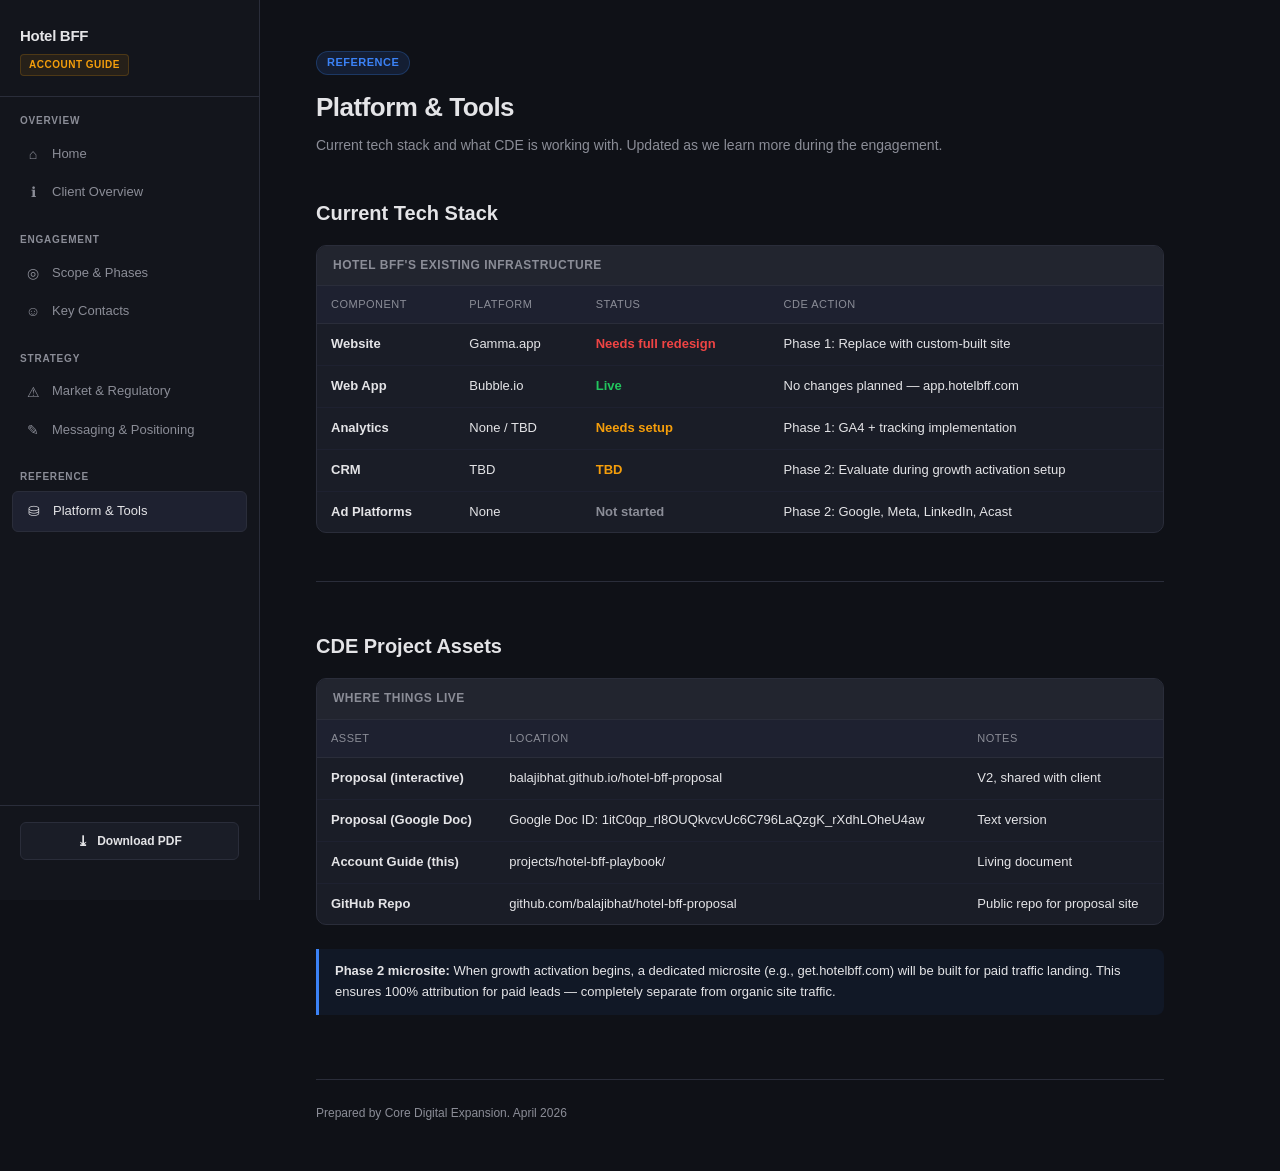
<file: pages/platform.html>
<!DOCTYPE html>
<html lang="en">
<head>
<meta charset="UTF-8">
<meta name="viewport" content="width=device-width, initial-scale=1.0">
<title>Platform & Tools — Hotel BFF Account Guide</title>
<link rel="stylesheet" href="../styles.css">
</head>
<body>

<div class="page-header">
  <span class="priority p3">Reference</span>
  <h1>Platform &amp; Tools</h1>
  <p class="page-desc">Current tech stack and what CDE is working with. Updated as we learn more during the engagement.</p>
</div>

<h2>Current Tech Stack</h2>

<div class="mockup">
  <div class="mockup-header">Hotel BFF's existing infrastructure</div>
  <table>
    <thead>
      <tr><th>Component</th><th>Platform</th><th>Status</th><th>CDE Action</th></tr>
    </thead>
    <tbody>
      <tr>
        <td class="bold">Website</td>
        <td>Gamma.app</td>
        <td class="bold" style="color: var(--red);">Needs full redesign</td>
        <td>Phase 1: Replace with custom-built site</td>
      </tr>
      <tr>
        <td class="bold">Web App</td>
        <td>Bubble.io</td>
        <td class="bold" style="color: var(--green);">Live</td>
        <td>No changes planned &mdash; app.hotelbff.com</td>
      </tr>
      <tr>
        <td class="bold">Analytics</td>
        <td>None / TBD</td>
        <td class="bold" style="color: var(--amber);">Needs setup</td>
        <td>Phase 1: GA4 + tracking implementation</td>
      </tr>
      <tr>
        <td class="bold">CRM</td>
        <td>TBD</td>
        <td class="bold" style="color: var(--amber);">TBD</td>
        <td>Phase 2: Evaluate during growth activation setup</td>
      </tr>
      <tr>
        <td class="bold">Ad Platforms</td>
        <td>None</td>
        <td class="bold" style="color: var(--muted);">Not started</td>
        <td>Phase 2: Google, Meta, LinkedIn, Acast</td>
      </tr>
    </tbody>
  </table>
</div>

<hr class="divider">

<h2>CDE Project Assets</h2>

<div class="mockup">
  <div class="mockup-header">Where things live</div>
  <table>
    <thead>
      <tr><th>Asset</th><th>Location</th><th>Notes</th></tr>
    </thead>
    <tbody>
      <tr>
        <td class="bold">Proposal (interactive)</td>
        <td>balajibhat.github.io/hotel-bff-proposal</td>
        <td>V2, shared with client</td>
      </tr>
      <tr>
        <td class="bold">Proposal (Google Doc)</td>
        <td>Google Doc ID: 1itC0qp_rl8OUQkvcvUc6C796LaQzgK_rXdhLOheU4aw</td>
        <td>Text version</td>
      </tr>
      <tr>
        <td class="bold">Account Guide (this)</td>
        <td>projects/hotel-bff-playbook/</td>
        <td>Living document</td>
      </tr>
      <tr>
        <td class="bold">GitHub Repo</td>
        <td>github.com/balajibhat/hotel-bff-proposal</td>
        <td>Public repo for proposal site</td>
      </tr>
    </tbody>
  </table>
</div>

<div class="note"><strong>Phase 2 microsite:</strong> When growth activation begins, a dedicated microsite (e.g., get.hotelbff.com) will be built for paid traffic landing. This ensures 100% attribution for paid leads &mdash; completely separate from organic site traffic.</div>

<div class="footer">
  <p>Prepared by Core Digital Expansion. April 2026</p>
</div>

<script src="../layout.js"></script>
<script>initLayout('platform');</script>
</body>
</html>
</file>
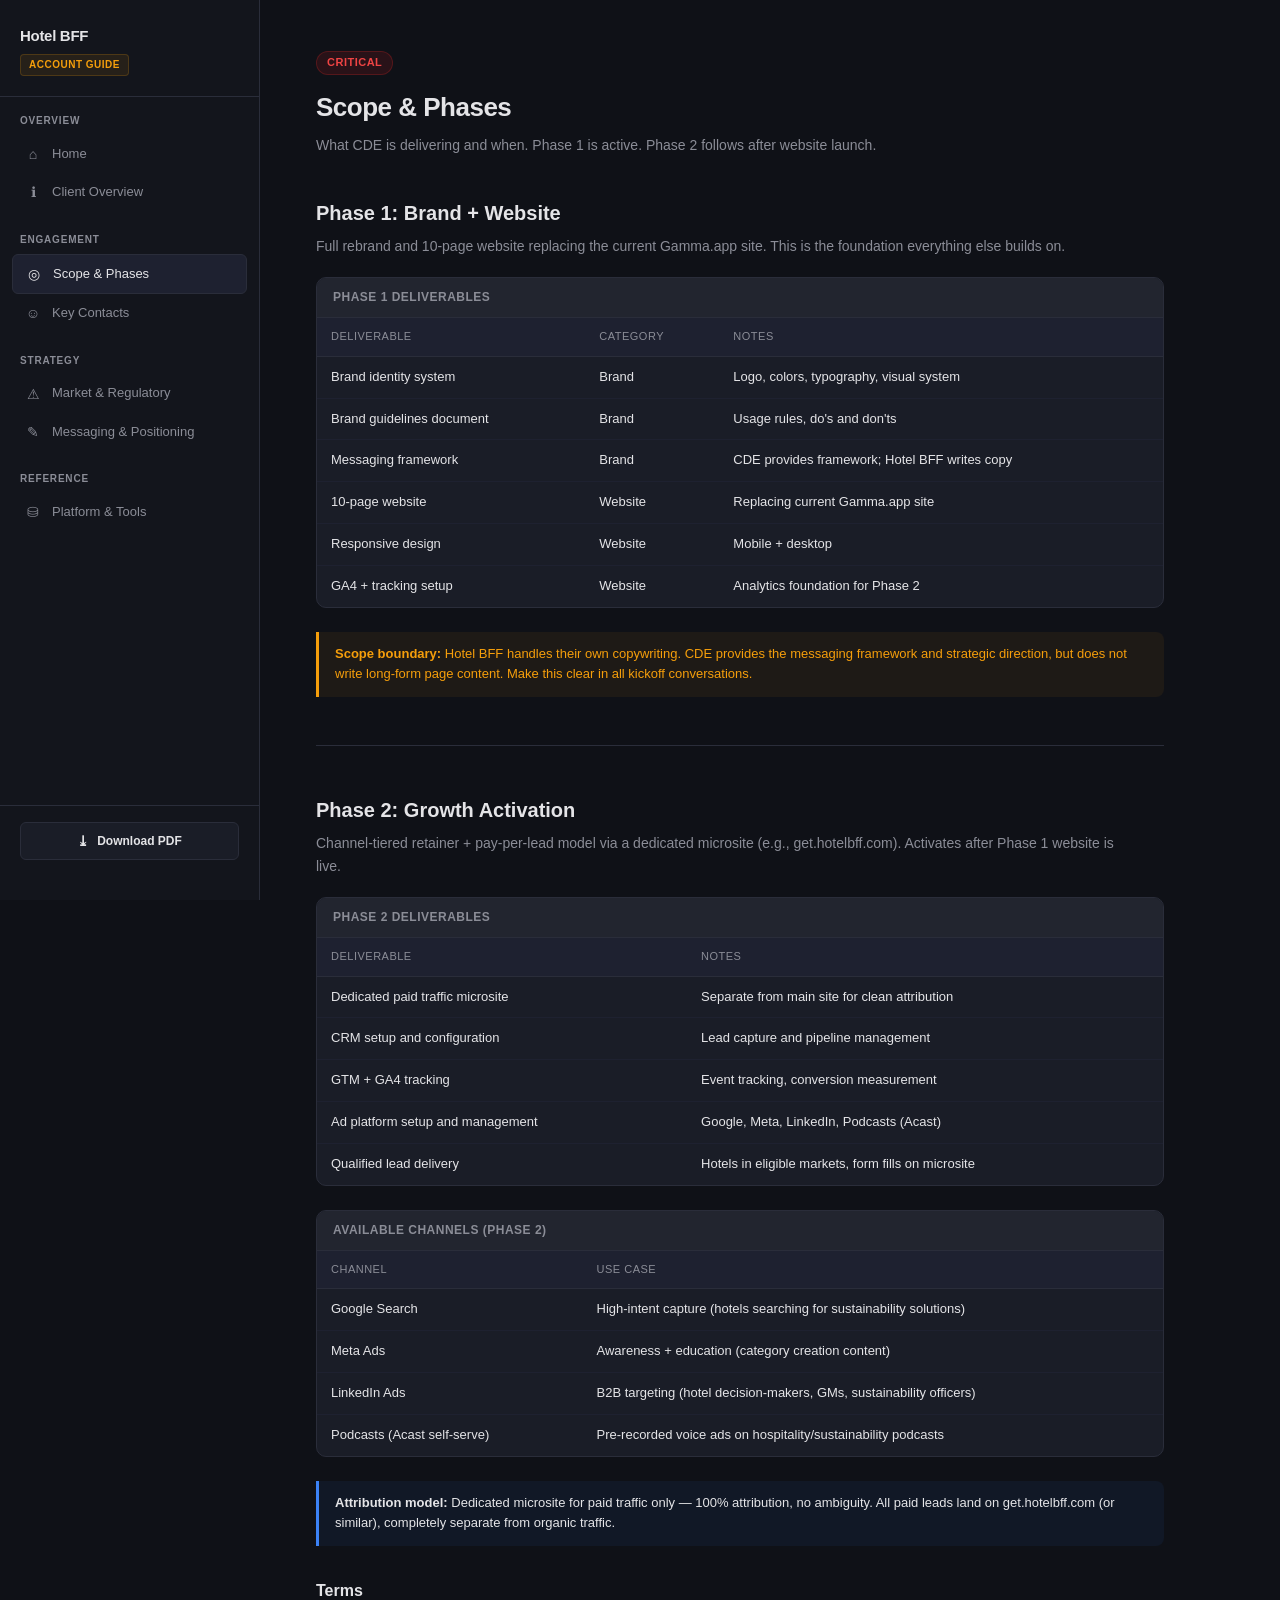
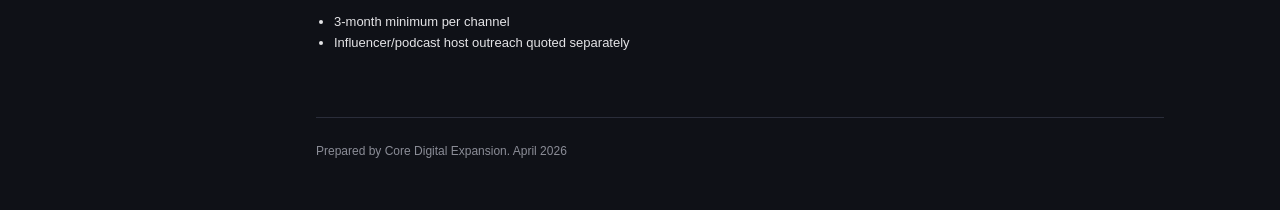
<file: pages/scope.html>
<!DOCTYPE html>
<html lang="en">
<head>
<meta charset="UTF-8">
<meta name="viewport" content="width=device-width, initial-scale=1.0">
<title>Scope & Phases — Hotel BFF Account Guide</title>
<link rel="stylesheet" href="../styles.css">
</head>
<body>

<div class="page-header">
  <span class="priority p1">Critical</span>
  <h1>Scope &amp; Phases</h1>
  <p class="page-desc">What CDE is delivering and when. Phase 1 is active. Phase 2 follows after website launch.</p>
</div>

<h2>Phase 1: Brand + Website</h2>
<p class="section-desc">Full rebrand and 10-page website replacing the current Gamma.app site. This is the foundation everything else builds on.</p>

<div class="mockup">
  <div class="mockup-header">Phase 1 Deliverables</div>
  <table>
    <thead>
      <tr><th>Deliverable</th><th>Category</th><th>Notes</th></tr>
    </thead>
    <tbody>
      <tr><td>Brand identity system</td><td>Brand</td><td>Logo, colors, typography, visual system</td></tr>
      <tr><td>Brand guidelines document</td><td>Brand</td><td>Usage rules, do's and don'ts</td></tr>
      <tr><td>Messaging framework</td><td>Brand</td><td>CDE provides framework; Hotel BFF writes copy</td></tr>
      <tr><td>10-page website</td><td>Website</td><td>Replacing current Gamma.app site</td></tr>
      <tr><td>Responsive design</td><td>Website</td><td>Mobile + desktop</td></tr>
      <tr><td>GA4 + tracking setup</td><td>Website</td><td>Analytics foundation for Phase 2</td></tr>
    </tbody>
  </table>
</div>

<div class="note warn"><strong>Scope boundary:</strong> Hotel BFF handles their own copywriting. CDE provides the messaging framework and strategic direction, but does not write long-form page content. Make this clear in all kickoff conversations.</div>

<hr class="divider">

<h2>Phase 2: Growth Activation</h2>
<p class="section-desc">Channel-tiered retainer + pay-per-lead model via a dedicated microsite (e.g., get.hotelbff.com). Activates after Phase 1 website is live.</p>

<div class="mockup">
  <div class="mockup-header">Phase 2 Deliverables</div>
  <table>
    <thead>
      <tr><th>Deliverable</th><th>Notes</th></tr>
    </thead>
    <tbody>
      <tr><td>Dedicated paid traffic microsite</td><td>Separate from main site for clean attribution</td></tr>
      <tr><td>CRM setup and configuration</td><td>Lead capture and pipeline management</td></tr>
      <tr><td>GTM + GA4 tracking</td><td>Event tracking, conversion measurement</td></tr>
      <tr><td>Ad platform setup and management</td><td>Google, Meta, LinkedIn, Podcasts (Acast)</td></tr>
      <tr><td>Qualified lead delivery</td><td>Hotels in eligible markets, form fills on microsite</td></tr>
    </tbody>
  </table>
</div>

<div class="mockup">
  <div class="mockup-header">Available Channels (Phase 2)</div>
  <table>
    <thead>
      <tr><th>Channel</th><th>Use Case</th></tr>
    </thead>
    <tbody>
      <tr><td>Google Search</td><td>High-intent capture (hotels searching for sustainability solutions)</td></tr>
      <tr><td>Meta Ads</td><td>Awareness + education (category creation content)</td></tr>
      <tr><td>LinkedIn Ads</td><td>B2B targeting (hotel decision-makers, GMs, sustainability officers)</td></tr>
      <tr><td>Podcasts (Acast self-serve)</td><td>Pre-recorded voice ads on hospitality/sustainability podcasts</td></tr>
    </tbody>
  </table>
</div>

<div class="note"><strong>Attribution model:</strong> Dedicated microsite for paid traffic only &mdash; 100% attribution, no ambiguity. All paid leads land on get.hotelbff.com (or similar), completely separate from organic traffic.</div>

<h3>Terms</h3>
<div style="font-size: 13px;">
  <ul style="margin: 6px 0 0 18px;">
    <li>3-month minimum per channel</li>
    <li>Influencer/podcast host outreach quoted separately</li>
  </ul>
</div>

<div class="footer">
  <p>Prepared by Core Digital Expansion. April 2026</p>
</div>

<script src="../layout.js"></script>
<script>initLayout('scope');</script>
</body>
</html>
</file>
<file: styles.css>
/* Ten Thousand — Team Ops Playbook | Design System */
:root {
  --bg: #0f1117;
  --card: #1a1d27;
  --border: #2a2d3a;
  --text: #e4e4e7;
  --muted: #8b8d97;
  --green: #22c55e;
  --red: #ef4444;
  --amber: #f59e0b;
  --blue: #3b82f6;
  --purple: #a855f7;
  --cyan: #06b6d4;
  --sidebar-w: 260px;
}

* { margin: 0; padding: 0; box-sizing: border-box; }

body {
  font-family: 'Inter', -apple-system, BlinkMacSystemFont, 'Segoe UI', sans-serif;
  background: var(--bg);
  color: var(--text);
  line-height: 1.6;
}

/* ── Layout ─────────────────────────────────────────── */
.layout {
  display: flex;
  min-height: 100vh;
}

/* Sidebar */
.sidebar {
  width: var(--sidebar-w);
  background: #13151c;
  border-right: 1px solid var(--border);
  padding: 24px 0;
  position: fixed;
  top: 0;
  left: 0;
  bottom: 0;
  overflow-y: auto;
  z-index: 100;
  display: flex;
  flex-direction: column;
}

.sidebar-brand {
  padding: 0 20px 20px;
  border-bottom: 1px solid var(--border);
  margin-bottom: 16px;
}

.sidebar-brand h1 {
  font-size: 15px;
  font-weight: 700;
  letter-spacing: -0.3px;
}

.sidebar-brand .badge {
  display: inline-block;
  font-size: 10px;
  font-weight: 600;
  text-transform: uppercase;
  letter-spacing: 0.5px;
  color: var(--amber);
  background: #f59e0b15;
  border: 1px solid #f59e0b30;
  padding: 2px 8px;
  border-radius: 4px;
  margin-top: 6px;
}

.sidebar nav { padding: 0 12px; flex: 1; }

.nav-section {
  margin-bottom: 20px;
}

.nav-section-label {
  font-size: 10px;
  font-weight: 600;
  text-transform: uppercase;
  letter-spacing: 0.8px;
  color: var(--muted);
  padding: 0 8px;
  margin-bottom: 6px;
}

.nav-link {
  display: flex;
  align-items: center;
  gap: 10px;
  padding: 8px 12px;
  border-radius: 6px;
  color: var(--muted);
  text-decoration: none;
  font-size: 13px;
  font-weight: 500;
  transition: all 0.15s ease;
}

.nav-link:hover {
  color: var(--text);
  background: #1a1d27;
}

.nav-link.active {
  color: var(--text);
  background: #1e2130;
  border: 1px solid var(--border);
}

.nav-link .nav-icon {
  width: 18px;
  text-align: center;
  font-size: 14px;
  flex-shrink: 0;
}

/* Main content */
.main {
  margin-left: var(--sidebar-w);
  flex: 1;
  padding: 48px 56px;
  max-width: 960px;
}

.page-header {
  margin-bottom: 40px;
}

.page-header h1 {
  font-size: 26px;
  font-weight: 700;
  letter-spacing: -0.5px;
  margin-bottom: 6px;
}

.page-header .page-desc {
  color: var(--muted);
  font-size: 14px;
  max-width: 680px;
}

/* ── Reusable Components ────────────────────────────── */
h2 { font-size: 20px; font-weight: 600; margin-bottom: 6px; margin-top: 48px; }
h2:first-of-type { margin-top: 0; }
h3 { font-size: 16px; font-weight: 600; margin-bottom: 8px; margin-top: 32px; }

.section { margin-bottom: 48px; }
.section-desc { color: var(--muted); font-size: 14px; margin-bottom: 20px; max-width: 800px; }

/* Priority badge */
.priority { display: inline-block; padding: 2px 10px; border-radius: 12px; font-size: 11px; font-weight: 600; text-transform: uppercase; letter-spacing: 0.5px; margin-bottom: 12px; }
.p1 { background: #dc262620; color: var(--red); border: 1px solid #dc262640; }
.p2 { background: #f59e0b20; color: var(--amber); border: 1px solid #f59e0b40; }
.p3 { background: #3b82f620; color: var(--blue); border: 1px solid #3b82f640; }

/* Logic box */
.logic-box { background: #1e2130; border: 1px solid var(--border); border-radius: 8px; padding: 16px 20px; margin: 16px 0 24px 0; font-size: 13px; }
.logic-box code { background: #2a2d3a; padding: 2px 6px; border-radius: 4px; font-family: 'JetBrains Mono', 'Fira Code', monospace; font-size: 12px; color: var(--cyan); }
.logic-box .label { color: var(--amber); font-weight: 600; font-size: 12px; text-transform: uppercase; letter-spacing: 0.5px; margin-bottom: 8px; display: block; }

/* Tables / mockups */
.mockup { background: var(--card); border: 1px solid var(--border); border-radius: 10px; overflow: hidden; margin: 16px 0 24px 0; }
.mockup-header { background: #22252f; padding: 10px 16px; font-size: 12px; color: var(--muted); font-weight: 600; text-transform: uppercase; letter-spacing: 0.5px; border-bottom: 1px solid var(--border); display: flex; justify-content: space-between; align-items: center; }
.mockup-header .tag { font-size: 10px; background: #3b82f620; color: var(--blue); padding: 2px 8px; border-radius: 8px; text-transform: none; letter-spacing: 0; }

table { width: 100%; border-collapse: collapse; font-size: 13px; }
th { text-align: left; padding: 10px 14px; color: var(--muted); font-weight: 500; font-size: 11px; text-transform: uppercase; letter-spacing: 0.5px; border-bottom: 1px solid var(--border); background: #1e2130; }
td { padding: 10px 14px; border-bottom: 1px solid #1e2130; }
tr:last-child td { border-bottom: none; }

.num { text-align: right; font-family: 'JetBrains Mono', 'Fira Code', monospace; font-size: 12px; }
.pos { color: var(--green); }
.neg { color: var(--red); }
.warn { color: var(--amber); }
.dim { color: var(--muted); }
.bold { font-weight: 600; }

/* KPI cards */
.kpi-grid { display: grid; grid-template-columns: repeat(auto-fit, minmax(180px, 1fr)); gap: 12px; margin: 16px 0 24px 0; }
.kpi-card { background: var(--card); border: 1px solid var(--border); border-radius: 8px; padding: 16px; }
.kpi-card .kpi-label { font-size: 11px; color: var(--muted); text-transform: uppercase; letter-spacing: 0.5px; margin-bottom: 4px; }
.kpi-card .kpi-value { font-size: 24px; font-weight: 700; font-family: 'JetBrains Mono', 'Fira Code', monospace; }

/* Tag chips */
.tag-chip { display: inline-block; padding: 3px 10px; border-radius: 6px; font-size: 11px; font-weight: 600; margin: 2px 4px 2px 0; }
.tag-evergreen { background: #22c55e18; color: var(--green); border: 1px solid #22c55e30; }
.tag-experimental { background: #f59e0b18; color: var(--amber); border: 1px solid #f59e0b30; }

/* Bucket cards */
.bucket-grid { display: grid; grid-template-columns: 1fr 1fr; gap: 12px; margin: 16px 0; }
.bucket-card { background: var(--card); border: 1px solid var(--border); border-radius: 8px; padding: 16px; }
.bucket-card h4 { font-size: 14px; margin-bottom: 4px; }
.bucket-card .strategy { font-size: 12px; color: var(--muted); margin-bottom: 8px; }
.bucket-card .metric-list { font-size: 12px; }
.bucket-card .metric-list span { color: var(--cyan); }

/* Notes */
.note { background: #3b82f610; border-left: 3px solid var(--blue); padding: 12px 16px; border-radius: 0 8px 8px 0; margin: 16px 0; font-size: 13px; }
.note.warn { background: #f59e0b10; border-left-color: var(--amber); }
.note.green { background: #22c55e10; border-left-color: var(--green); }

.divider { border: none; border-top: 1px solid var(--border); margin: 48px 0; }

/* Naming / grid boxes */
.naming-grid { display: grid; grid-template-columns: 1fr 1fr; gap: 16px; margin: 16px 0; }
.naming-box { background: var(--card); border: 1px solid var(--border); border-radius: 8px; padding: 16px; }
.naming-box h4 { font-size: 13px; margin-bottom: 10px; }

.campaign-name { font-family: 'JetBrains Mono', 'Fira Code', monospace; font-size: 12px; background: #2a2d3a; padding: 4px 8px; border-radius: 4px; display: inline-block; margin: 2px 0; }

/* Footer */
.footer { margin-top: 64px; padding-top: 24px; border-top: 1px solid var(--border); color: var(--muted); font-size: 12px; }

/* ── Index page cards ───────────────────────────────── */
.page-grid {
  display: grid;
  grid-template-columns: 1fr 1fr;
  gap: 16px;
  margin-top: 24px;
}

.page-card {
  background: var(--card);
  border: 1px solid var(--border);
  border-radius: 10px;
  padding: 24px;
  text-decoration: none;
  color: var(--text);
  transition: all 0.15s ease;
  display: block;
}

.page-card:hover {
  border-color: #3a3d4a;
  background: #1e2130;
  transform: translateY(-1px);
}

.page-card .card-icon {
  font-size: 24px;
  margin-bottom: 12px;
}

.page-card h3 {
  font-size: 15px;
  font-weight: 600;
  margin-bottom: 6px;
  margin-top: 0;
}

.page-card p {
  font-size: 12px;
  color: var(--muted);
  line-height: 1.5;
}

.page-card .card-tag {
  display: inline-block;
  font-size: 10px;
  font-weight: 600;
  text-transform: uppercase;
  letter-spacing: 0.5px;
  padding: 2px 8px;
  border-radius: 4px;
  margin-top: 12px;
}

/* ── Mobile / responsive ────────────────────────────── */
.mobile-header {
  display: none;
  background: #13151c;
  border-bottom: 1px solid var(--border);
  padding: 12px 20px;
  position: fixed;
  top: 0;
  left: 0;
  right: 0;
  z-index: 200;
  align-items: center;
  justify-content: space-between;
}

.mobile-header h1 { font-size: 14px; font-weight: 600; }

.menu-btn {
  background: none;
  border: 1px solid var(--border);
  color: var(--text);
  padding: 6px 10px;
  border-radius: 6px;
  cursor: pointer;
  font-size: 14px;
}

@media (max-width: 768px) {
  .mobile-header { display: flex; }
  .sidebar {
    transform: translateX(-100%);
    transition: transform 0.2s ease;
  }
  .sidebar.open { transform: translateX(0); }
  .main {
    margin-left: 0;
    padding: 80px 20px 40px;
  }
  .page-grid { grid-template-columns: 1fr; }
  .bucket-grid { grid-template-columns: 1fr; }
  .naming-grid { grid-template-columns: 1fr; }
}
</file>
